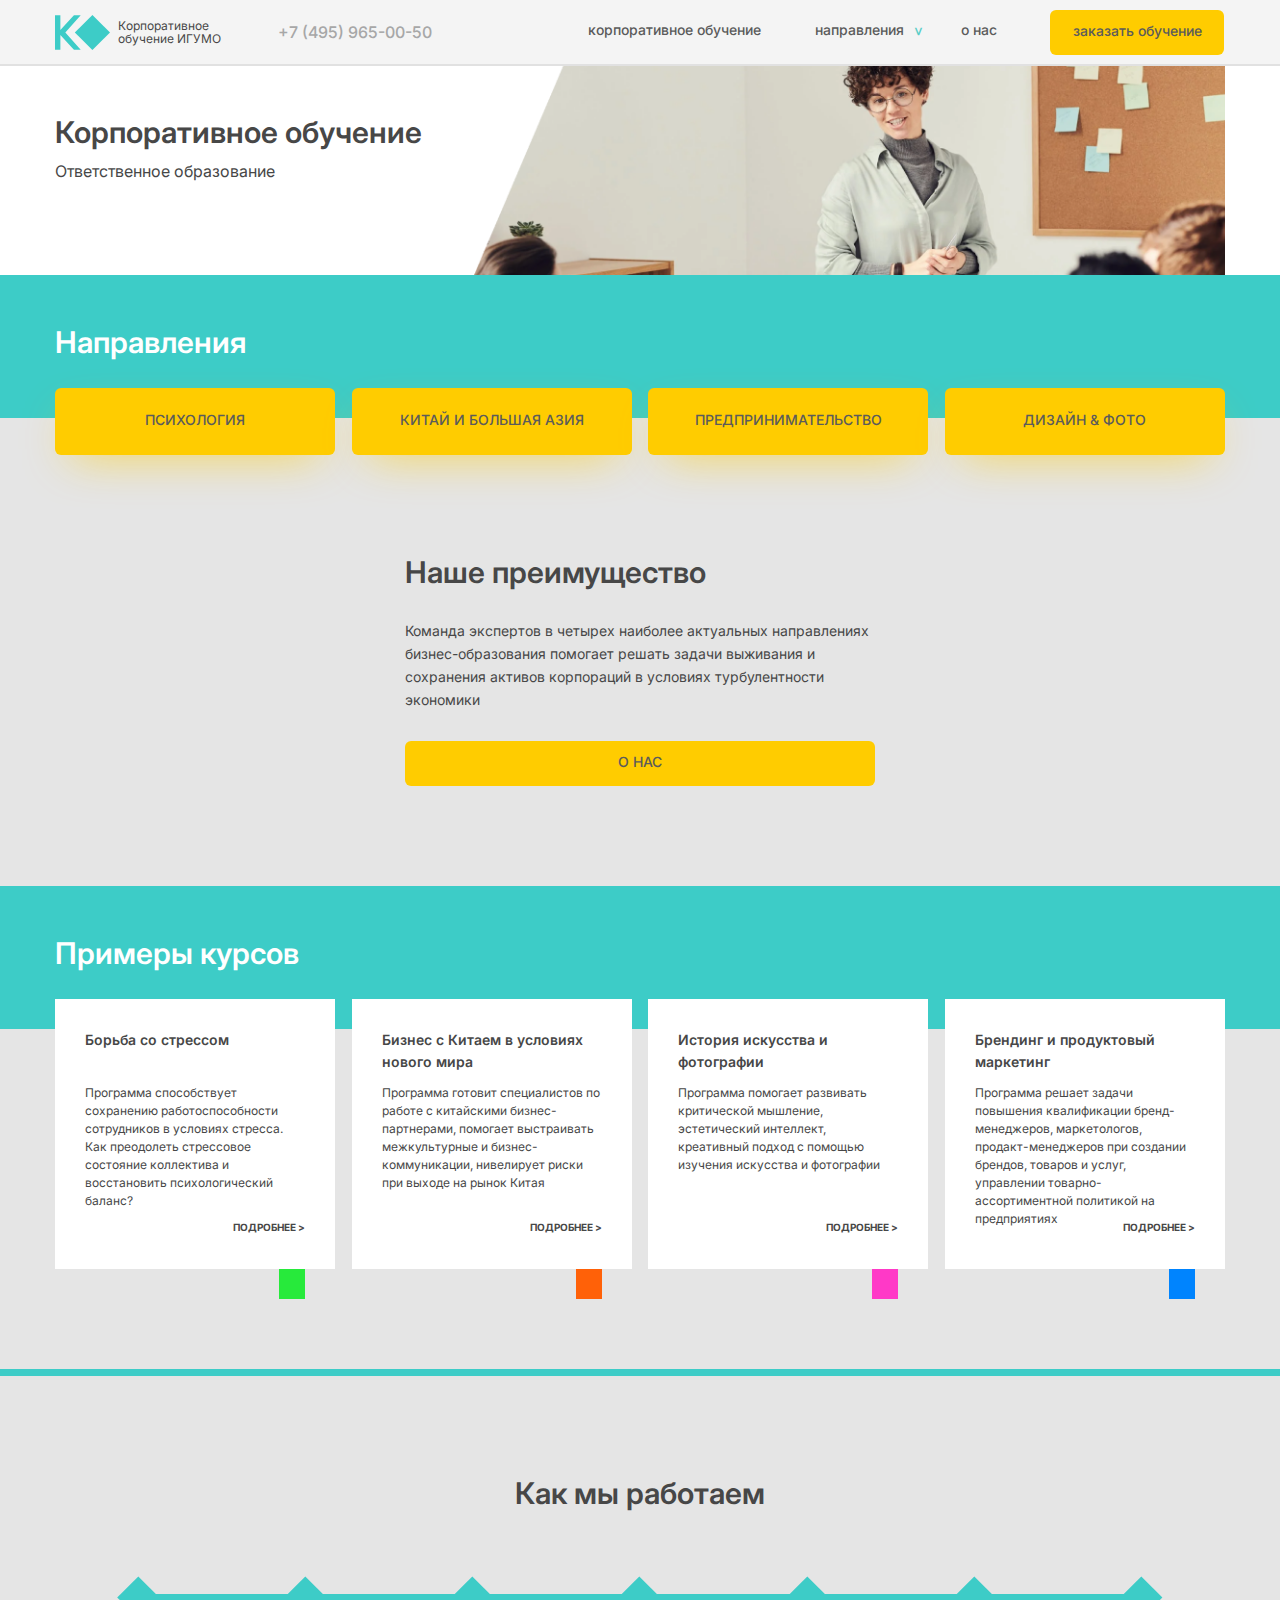
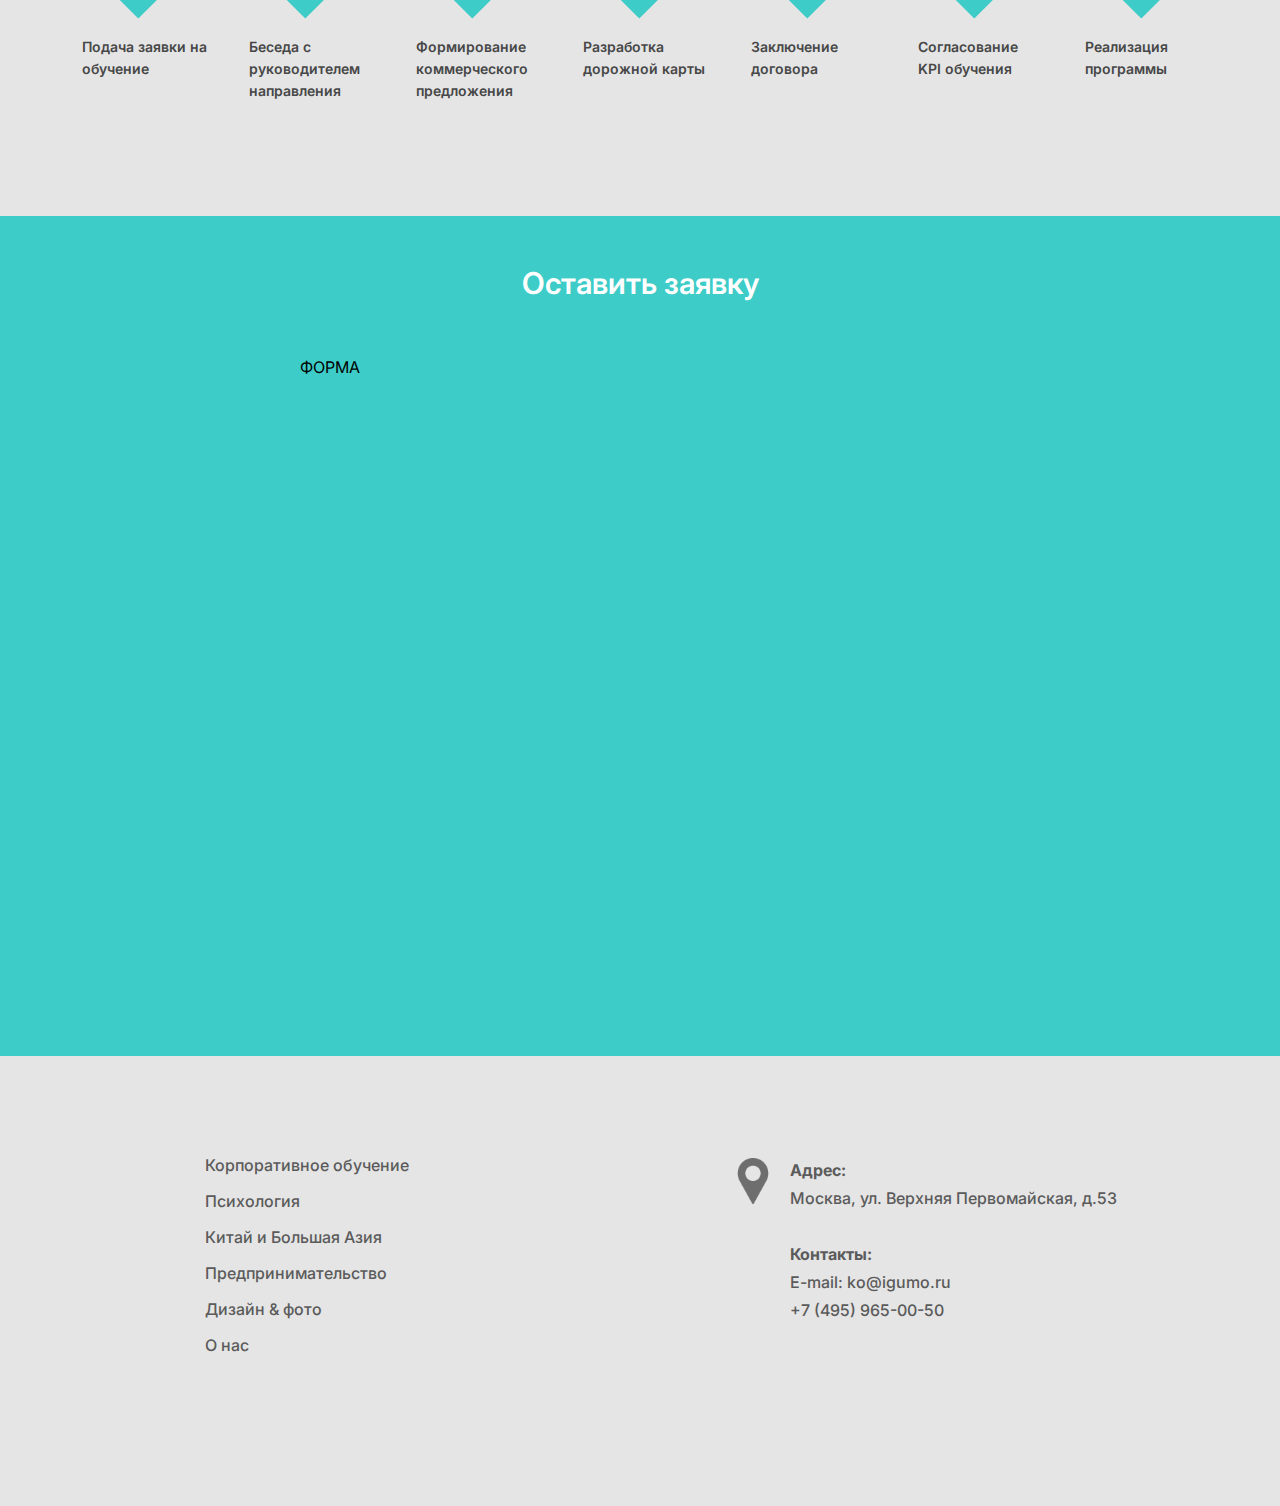
<file: index.html>
<!DOCTYPE html>

<html lang="ru">

  <head>
    <meta charset="UTF-8">
    <link rel="stylesheet" href="styles/normalize.css">
    <link rel="stylesheet" href="styles/style.css">
    <link rel="shortcut icon" type="image/x-icon" href="images/favicon.ico">
    <title>Корпоративное обучение ИГУМО</title>

    
<meta name="viewport" content="width=device-width">
    </head>


<body>

<nav class="mobile-menu">

            <a href="/">
            <div class="logo">
                <img src="images/logo_k.svg" class="logo_k">
                <img src="images/logo_o.svg" class="logo_o">
                <span>Корпоративное<br>обучение ИГУМО</span>
            </div></a>
            
    <input type="checkbox" id="checkbox" class="mobile-menu__checkbox">
    <label for="checkbox" class="mobile-menu__btn"><div class="mobile-menu__icon"></div></label>
    <div class="mobile-menu__container">
    <ul class="mobile-menu__list">

        <li class="mobile-menu__item"><a href="/" class="mobile-menu__link">Корпоративное обучение</a></li>
        <li class="mobile-menu__item"><a href="/" class="mobile-menu__link">Психология</a></li>
        <li class="mobile-menu__item"><a href="/" class="mobile-menu__link">Китай и Большая Азия</a></li>
        <li class="mobile-menu__item"><a href="/" class="mobile-menu__link">Предпринимательство</a></li>
        <li class="mobile-menu__item"><a href="/" class="mobile-menu__link">Дизайн & Фото</a></li>
        <li class="mobile-menu__item"><a href="/" class="mobile-menu__link">О нас</a></li>
        <li class="mobile-menu__item"><a href="/" class="mobile-menu__link">Заказать обучение</a></li>
    </ul>
    </div>
</nav>

    <header>
 
        <section>
        
            <a href="/">
            <div class="logo">
                <img src="images/logo_k.svg" class="logo_k">
                <img src="images/logo_o.svg" class="logo_o">
                <span>Корпоративное<br>обучение ИГУМО</span>
            </div></a>
    
            <a href="/">
            <div class="tel">
                +7 (495) 965-00-50
            </div></a>
    
            <nav>
    
                <div class="menu1">
                    <a href="/">корпоративное обучение</a>
                </div>
        
                <ul class="menu2">
                    <li>направления 
                    <span class="befst">&#5167;</span>
                    <span class="aftst">&#5169;</span>
                    </li>          

                    <li><a href="/">Психология</a></li>
                    <li><a href="/">Китай и Большая Азия</a></li>
                    <li><a href="/">Предпринимательство</a></li>
                    <li><a href="/">Дизайн & Фото</a></li>
                </ul>
                </div>
        
                <div class="menu3">
                    <a href="/">о нас</a>
                </div>
        
                <a href="/" class="zakaz">
                    заказать обучение
                </a>
        
            </nav>
        
        </section>

    </header>
    
    <section class="promo">
        <section>
    <h1>Корпоративное обучение</h1>
    <h3></h3>
    <a href="/">
    <div>презентация</div>
    </a>
        </section>
    </section>
    
    <section class="zag">
    <h2>Направления</h2>
    </section>
    
    <section class="naprav">
    <a href="/"><div>Психология</div></a>
    <a href="/"><div>Китай и большая Азия</div></a>
    <a href="/"><div>Предпринимательство</div></a>
    <a href="/"><div>Дизайн & Фото</div></a>
    </section>
    
    <main>
        
        <section class="about">
            
            <h3>Наше преимущество</h3>
            
            <p>
Команда экспертов в четырех наиболее актуальных направлениях 
бизнес-образования помогает решать задачи выживания и сохранения активов корпораций в условиях турбулентности экономики
            </p>
            
            <a href="/"><div>О нас</div></a>
    
    
        </section>
    
    <section class="zag">
    <h2>Примеры курсов</h2>
    </section>
    

    
        <section class="curses">
        
            <div class="curs">
                <h4>
                Борьба со стрессом
                </h4>
                
                <p>Программа способствует сохранению работоспособности сотрудников 
в условиях стресса. Как преодолеть стрессовое состояние коллектива 
и восстановить психологический баланс?</p>

                <a href="/">Подробнее ></a>
<div class="kubik kubik1"></div>
            </div>
    
            <div class="curs">
                <h4>
Бизнес с Китаем в условиях нового мира
                </h4>
                
                <p>Программа готовит специалистов 
по работе с китайскими 
бизнес-партнерами, помогает выстраивать межкультурные 
и бизнес-коммуникации, нивелирует риски при выходе на рынок Китая</p>

                <a href="/">Подробнее ></a>
<div class="kubik kubik2"></div>
            </div>
            
            
                        <div class="curs">
                <h4>
История искусства и фотографии
                </h4>
                
                <p>Программа помогает развивать критической мышление, эстетический интеллект, креативный подход с помощью изучения искусства и фотографии</p>

                <a href="/">Подробнее ></a>
<div class="kubik kubik3"></div>
            </div>
            
            
                        <div class="curs">
                <h4>
Брендинг и продуктовый маркетинг
                </h4>
                
                <p>Программа решает задачи повышения квалификации бренд-менеджеров, маркетологов, продакт-менеджеров при создании брендов, товаров и услуг, управлении товарно-ассортиментной политикой на предприятиях</p>

                <a href="/">Подробнее ></a>
<div class="kubik kubik4"></div>
            </div>


    </section>
    
    <div class="polosa"></div>
    
    
    <section class="howwork">
    
        <h3>Как мы работаем</h3>
    
            <div class="rombosa"></div>
            <div class="rombs"><img src="images/romb.svg"></div>
            <div class="rombs"><img src="images/romb.svg"></div>
            <div class="rombs"><img src="images/romb.svg"></div>
            <div class="rombs"><img src="images/romb.svg"></div>
            <div class="rombs"><img src="images/romb.svg"></div>
            <div class="rombs"><img src="images/romb.svg"></div>
            <div class="rombs"><img src="images/romb.svg"></div>

            <p>Подача заявки на обучение</p>
            <p>Беседа с руководителем направления</p>
            <p>Формирование коммерческого предложения</p>
            <p>Разработка дорожной карты</p>
            <p>Заключение договора</p>
            <p>Согласование<br>KPI обучения</p>
            <p>Реализация программы</p>
    
    </section>
        
</main>
    
    <footer>
        
        <section class="formaplace">
    <h3>Оставить заявку</h3>
    
    <div class="formatut">ФОРМА</div>
        </section>
    
    
        <section class="podval">
        
        <nav>
        
        <ul>
<li><a href="/">Корпоративное обучение</a></li>
<li><a href="/">Психология</a></li>
<li><a href="/">Китай и Большая Азия</a></li>
<li><a href="/">Предпринимательство</a></li>
<li><a href="/">Дизайн & фото</a></li>
<li><a href="/">О нас</a></li>
        </ul>
        
        </nav>
        
        <div class="contacts">
        <img src="images/point.svg" class="pointimg">
        <strong>Адрес:</strong><br>
        Москва, ул. Верхняя Первомайская, д.53
        <br><br>
        <strong>Контакты:</strong><br>
E-mail: <a href="mailto:">ko@igumo.ru</a><br>
<a href="">+7 (495) 965-00-50</a>
        
        </div>
        
        </section>
        
    </footer>
        
    
</body>
</file>
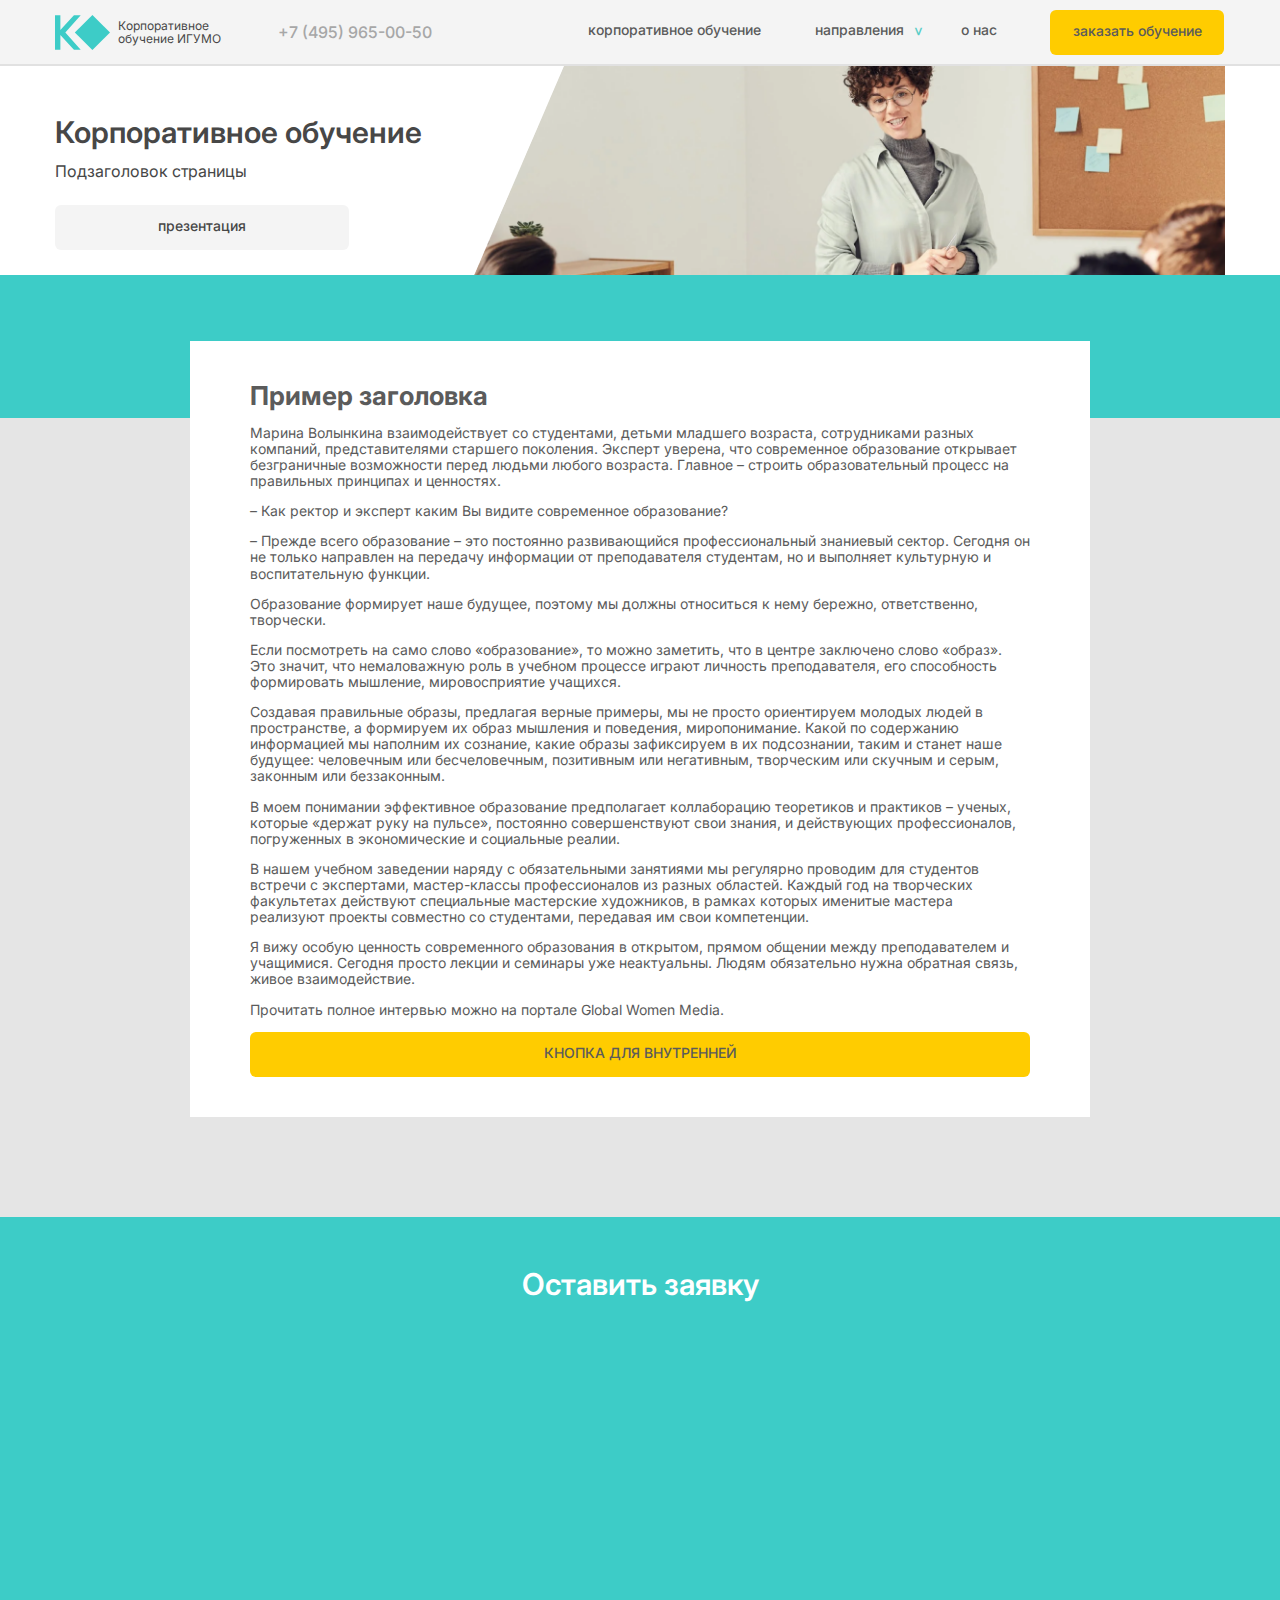
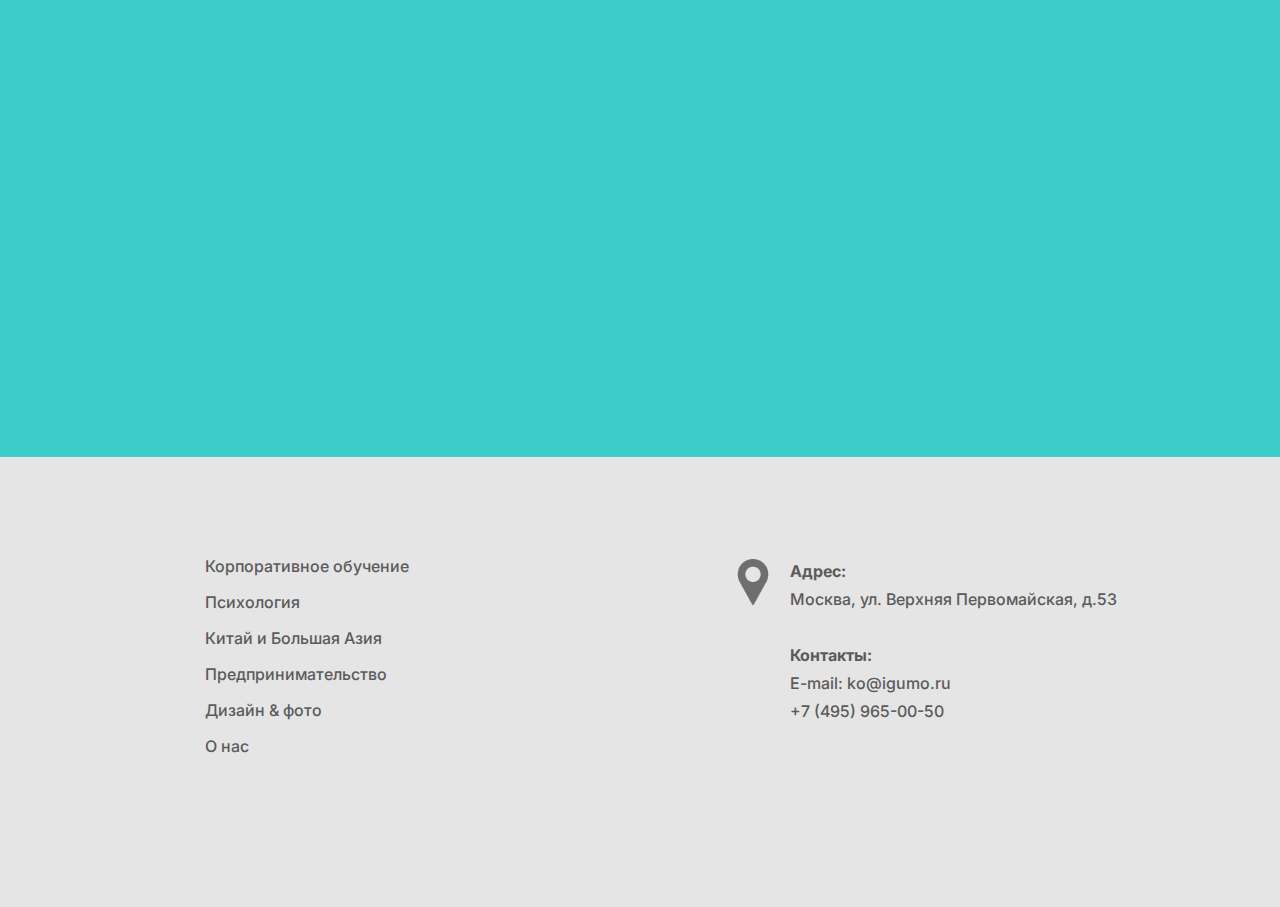
<file: vnutr.html>
<!DOCTYPE html>

<html lang="ru">

  <head>
    <meta charset="UTF-8">
    <link rel="stylesheet" href="styles/normalize.css">
    <link rel="stylesheet" href="styles/style.css">
    <link rel="shortcut icon" type="image/x-icon" href="images/favicon.ico">
    <title>Корпоративное обучение ИГУМО</title>

    
<meta name="viewport" content="width=device-width">
    </head>


<body>

<nav class="mobile-menu">

            <a href="/">
            <div class="logo">
                <img src="images/logo_k.svg" class="logo_k">
                <img src="images/logo_o.svg" class="logo_o">
                <span>Корпоративное<br>обучение ИГУМО</span>
            </div></a>
            
    <input type="checkbox" id="checkbox" class="mobile-menu__checkbox">
    <label for="checkbox" class="mobile-menu__btn"><div class="mobile-menu__icon"></div></label>
    <div class="mobile-menu__container">
    <ul class="mobile-menu__list">

        <li class="mobile-menu__item"><a href="/" class="mobile-menu__link">Корпоративное обучение</a></li>
        <li class="mobile-menu__item"><a href="/" class="mobile-menu__link">Психология</a></li>
        <li class="mobile-menu__item"><a href="/" class="mobile-menu__link">Китай и Большая Азия</a></li>
        <li class="mobile-menu__item"><a href="/" class="mobile-menu__link">Предпринимательство</a></li>
        <li class="mobile-menu__item"><a href="/" class="mobile-menu__link">Дизайн & Фото</a></li>
        <li class="mobile-menu__item"><a href="/" class="mobile-menu__link">О нас</a></li>
        <li class="mobile-menu__item"><a href="/" class="mobile-menu__link">Заказать обучение</a></li>
    </ul>
    </div>
</nav>

    <header>
 
        <section>
        
            <a href="/">
            <div class="logo">
                <img src="images/logo_k.svg" class="logo_k">
                <img src="images/logo_o.svg" class="logo_o">
                <span>Корпоративное<br>обучение ИГУМО</span>
            </div></a>
    
            <a href="/">
            <div class="tel">
                +7 (495) 965-00-50
            </div></a>
    
            <nav>
    
                <div class="menu1">
                    <a href="/">корпоративное обучение</a>
                </div>
        
                <ul class="menu2">
                    <li>направления 
                    <span class="befst">&#5167;</span>
                    <span class="aftst">&#5169;</span>
                    </li>          

                    <li><a href="/">Психология</a></li>
                    <li><a href="/">Китай и Большая Азия</a></li>
                    <li><a href="/">Предпринимательство</a></li>
                    <li><a href="/">Дизайн & Фото</a></li>
                </ul>
                </div>
        
                <div class="menu3">
                    <a href="/">о нас</a>
                </div>
        
                <a href="/" class="zakaz">
                    заказать обучение
                </a>
        
            </nav>
        
        </section>

    </header>
    
    <section class="promo">
        <section>
        <div class="belt"></div>
    <h1>Корпоративное обучение</h1>
    <h3></h3>
    <a href="/">
    <div class="prez">презентация</div>
    </a>
        </section>
    </section>
    
    <section class="zag">
    </section>
    
    
    <main>
<style>
.promo section h3::after{
    content: "Подзаголовок страницы";
}

.promo section {
  background-image: url(images/shapka1.png);
  }
</style>

        <section class="vnutr">
            
            <h3>Пример заголовка</h3>
            
<p>            
Марина Волынкина взаимодействует со студентами, детьми младшего возраста, сотрудниками разных компаний, представителями старшего поколения. Эксперт уверена, что современное образование открывает безграничные возможности перед людьми любого возраста. 
Главное – строить образовательный процесс на правильных принципах и ценностях.</p>
<p>  
– Как ректор и эксперт каким Вы видите современное образование?</p>
<p>  
– Прежде всего образование – это постоянно развивающийся профессиональный знаниевый сектор. Сегодня он не только направлен на передачу информации от преподавателя студентам, 
но и выполняет культурную и воспитательную функции.</p>
<p>  
Образование формирует наше будущее, поэтому мы должны относиться к нему бережно, ответственно, творчески.</p>
<p>  
Если посмотреть на само слово «образование», то можно заметить, что в центре заключено слово «образ». Это значит, что немаловажную роль в учебном процессе играют личность преподавателя, его способность формировать мышление, мировосприятие учащихся.</p>
<p>  
Создавая правильные образы, предлагая верные примеры, мы не просто ориентируем молодых людей в пространстве, а формируем их образ мышления и поведения, миропонимание. Какой по содержанию информацией мы наполним их сознание, какие образы зафиксируем в их подсознании, таким и станет наше будущее: человечным или бесчеловечным, позитивным или негативным, творческим или скучным и серым, законным или беззаконным.</p>
<p>  
В моем понимании эффективное образование предполагает коллаборацию теоретиков и практиков – ученых, которые «держат руку на пульсе», постоянно совершенствуют свои знания, 
и действующих профессионалов, погруженных в экономические и социальные реалии.</p>
<p>  
В нашем учебном заведении наряду с обязательными занятиями мы регулярно проводим 
для студентов встречи с экспертами, мастер-классы профессионалов из разных областей. 
Каждый год на творческих факультетах действуют специальные мастерские художников, 
в рамках которых именитые мастера реализуют проекты совместно со студентами, передавая им свои компетенции.</p>
<p>  
Я вижу особую ценность современного образования в открытом, прямом общении между преподавателем и учащимися. Сегодня просто лекции и семинары уже неактуальны. Людям обязательно нужна обратная связь, живое взаимодействие.</p>
<p>  
Прочитать полное интервью можно на портале Global Women Media.</p> 


            </p>
            
            <a href="/"><div class="vbutt">Кнопка для внутренней</div></a>
    
    
        </section>
    
  </main>
    
    <footer>
        
        <section class="formaplace">
    <h3>Оставить заявку</h3>
    
    <div class="formatut">
    <script data-b24-form="inline/118/aeo0n1" data-skip-moving="true">
(function(w,d,u){
var s=d.createElement('script');s.async=true;s.src=u+'?'+(Date.now()/180000|0);
var h=d.getElementsByTagName('script')[0];h.parentNode.insertBefore(s,h);
})(window,document,'https://cdn-ru.bitrix24.ru/b10362965/crm/form/loader_118.js');
</script>
    </div>
        </section>
    
    
        <section class="podval">
        
        <nav>
        
        <ul>
<li><a href="/">Корпоративное обучение</a></li>
<li><a href="/">Психология</a></li>
<li><a href="/">Китай и Большая Азия</a></li>
<li><a href="/">Предпринимательство</a></li>
<li><a href="/">Дизайн & фото</a></li>
<li><a href="/">О нас</a></li>
        </ul>
        
        </nav>
        
        <div class="contacts">
        <img src="images/point.svg" class="pointimg">
        <strong>Адрес:</strong><br>
        Москва, ул. Верхняя Первомайская, д.53
        <br><br>
        <strong>Контакты:</strong><br>
E-mail: <a href="mailto:">ko@igumo.ru</a><br>
<a href="">+7 (495) 965-00-50</a>
        
        </div>
        
        </section>
        
    </footer>
        
    
</body>
</file>
<file: styles/style.css>
@import url('https://fonts.googleapis.com/css2?family=Inter:wght@200;300;400;500;600;700;800;900&display=swap');

body {
font-family: 'Inter', sans-serif;
background: #E5E5E5;
    -moz-osx-font-smoothing: grayscale;
    -webkit-font-smoothing: antialiased;
    -webkit-text-size-adjust: 100%;
    -ms-text-size-adjust: 100%;
    -moz-text-size-adjust: 100%;
    text-rendering: optimizeLegibility;
}

.mobile-menu {
display: none;
}

a {
    text-decoration: none;
    color: inherit;
}


header {
    height: 64px;
    background: #F4F4F4;
    width: 100%;
    border-bottom: #E1E1E1 solid 2px;
    position: fixed;
    z-index: 1000;
}

header section {
width: 1170px;
    height: 66px;
    margin: 0 auto;
        position: relative;
          /*  background-color: #e3f1e4;*/

}

header .logo {
    position: absolute;
    left: 0px;
    top: 15px;

}

.logo span {
    font-size: 12px;
    /*font-style: italic;*/
    font-weight: 400;
    line-height: 13px;
    letter-spacing: 0px;
    text-align: left;
    position: absolute;
    width: 200px;
    left: 63px;
    top: 4px;
    color: #474747;
}

.logo_k {
height: 35px;
}


.logo_o {
    height: 35px;
    left: 19px;
    position: absolute;
}


header .tel {
position: absolute;
left: 223px;
top: 23px;
font-style: normal;
font-weight: 500;
font-size: 16px;
line-height: 19px;
color: #A7A7A7;
}


header nav {
font-style: normal;
font-weight: 500;
font-size: 14px;
line-height: 17px;
color: #5B5B5B;
}


header nav a {
    text-decoration: none;
    color: inherit;
}


header nav a:hover {
border-bottom: #3DCCC7 solid 2px;
}


.menu1 {
    position: absolute;
    left: 533px;
    top: 21px;
}

.menu2 {
    position: absolute;
    left: 750px;
    top: 21px;
    list-style: none;
    background-color: #f4f4f4;
    padding: 0px 10px;
    margin: 0;

        height: 22px;
    overflow: hidden;
        width: 120px;
}

.menu2:hover {
    height: 160px;
transition: all 0.2s ease;
    border-bottom: #E1E1E1 solid 2px;
        font-weight: 200;
        width: 180px;
}

.menu2 li:first-child {
margin-top: 0px;
margin-bottom: 31px;
    font-weight: 500;
}


.menu2 li span {
    font-size: 10px;
    position: absolute;
    top: 2px;
    left: 110px;
    color: #59cdc7;
    font-weight: bold;
    }

.menu2 li .befst {
display: block;
}

.menu2:hover li .befst {
display: none;
}

.menu2 li .aftst {
display: none;
}

.menu2:hover li .aftst {
display: block;
}

.menu2 li {
margin-top: 10px;
}

.menu2 li:last-child {
margin-bottom: 10px;
}

.menu2:hover {
cursor: pointer;
}

.menu3 {
    position: absolute;
    left: 906px;
    top: 21px;
}


.zakaz {
    position: absolute;
    left: 995px;
    top: 10px;
    background: #FFCC00;
    border-radius: 6px;
    width: 174px;
    height: 33px;
    font-style: normal;
    font-weight: 500;
    font-size: 14px;
    line-height: 17px;
    color: #5B5B5B;
    text-align: center;
    padding-top: 12px;
}

.zakaz:hover {
background: #3DCCC7;
color: #ffffff;
border-bottom: none;
}



/* ПРОМО */

.promo {
    padding-top: 45px;
    width: 100%;
    height: 230px;
        background-color: #ffffff;
    }


.promo section {
width: 1170px;
    height: 230px;
    margin: 0 auto;
        position: relative;
  background-image: url(../images/shapka1.png);
  background-size: contain;
    background-repeat: no-repeat;
    background-position-x: 419px;
    }
    
    
.promo section h1 {
        position: absolute;
    margin: 0;
    top: 70px;
    font-size: 30px;
    font-weight: 600;
    line-height: 34px;
    letter-spacing: 0em;
    text-align: left;
    color: #474747;
    }
    
.promo section h3 {
    margin: 0;
    color: #474747;
font-size: 16px;
font-weight: 400;
line-height: 24px;
letter-spacing: 0em;
text-align: left;
top: 114px;
position: absolute;
}

.promo section h3::after{
    content: "Ответственное образование";
}


.promo section .prez {
position: absolute;
    left: 0px;
    top: 160px;
    background: #F4F4F4;
    border-radius: 6px;
    width: 294px;
    height: 33px;
    font-style: normal;
    font-weight: 500;
    font-size: 14px;
    line-height: 17px;
    color: #474747;
    text-align: center;
    padding-top: 12px;
}


.promo section .prez:hover {
background: #3DCCC7;
color: #ffffff;
}

.belt {
    width: 0;
    height: 0;
    border-left: 0px solid transparent;
    border-right: 90px solid transparent;
    border-top: 209px solid white;
    position: absolute;
    top: 21px;
    left: 419px;
}

/* Заголовки с полосой */

.zag {
background: #3DCCC7;
height: 143px;
width: 100%;
}

.zag h2 {
margin: 0;
width: 1170px;
    margin: 0 auto;
font-size: 30px;
font-weight: 600;
line-height: 34px;
letter-spacing: 0em;
text-align: left;
color: #ffffff;
    padding-top: 50px;
}



/*  НАПРАВЛЕНИЯ */

.naprav {
    width: 1170px;
    margin: 0 auto;
    display: flex;
    align-content: space-between;
    justify-content: space-between;
        position: relative;
}

.naprav div {
    background: #FFCC00;
    border-radius: 6px;
    width: 280px;
    height: 44px;
    font-style: normal;
    font-weight: 500;
    font-size: 14px;
    line-height: 17px;
    color: #5B5B5B;
    text-align: center;
    padding-top: 23px;
    text-transform: uppercase;
    box-shadow: 0px 17px 45px -17px #FFCC00B2;
    margin-top: -30px;
     transition: all 0.5s ease;
}

.naprav div:hover {
margin-top: -35px;
	 transition: all 0.5s ease;
}


/* О НАС */


main .about {

    width: 470px;
    margin: 100px auto;

}

main .about h3 {
    margin: 0;
    font-size: 30px;
    font-weight: 600;
    line-height: 34px;
    letter-spacing: 0em;
    text-align: left;
    color: #474747;
        margin-bottom: 30px;
}

main .about p {

font-size: 14px;
font-weight: 400;
line-height: 23px;
letter-spacing: 0em;
text-align: left;
color: #474747;
    margin-bottom: 30px;
}



main .about div {

    background: #FFCC00;
    border-radius: 6px;
    width: 470px;
    height: 33px;
    font-style: normal;
    font-weight: 500;
    font-size: 14px;
    line-height: 17px;
    color: #5B5B5B;
    text-align: center;
    padding-top: 12px;
        text-transform: uppercase;
}

main .about div:hover {

background: #3DCCC7;
color: #ffffff;
}


/* КУРСЫ */


.curses {
    width: 1170px;
    margin: 0 auto;
    display: flex;
    align-content: space-between;
    justify-content: space-between;
        position: relative;
}

.curses .curs {
    width: 220px;
    height: 210px;
    position: relative;
        background: #ffffff;
    padding: 30px;
        margin-top: -30px;
}


.curses .curs h4 {
margin: 0;
font-size: 14px;
font-weight: 600;
line-height: 22px;
letter-spacing: 0em;
text-align: left;
color:#474747;

}

.curses .curs p {
font-size: 12px;
font-weight: 400;
line-height: 18px;
letter-spacing: 0em;
text-align: left;
color: #474747;
    position: absolute;
    top: 73px;
    padding-right: 30px;
}

.curses .curs a {
position: absolute;
font-size: 10px;
font-weight: 700;
line-height: 23px;
text-transform: uppercase;
color: #474747;
right: 30px;
    bottom: 30px;
}

.curses .curs a:hover {
color: #3DCCC7;
}


.curses .kubik {
position: absolute;
width: 26px;
height: 30px;
    bottom: -30px;
    right: 30px;
}

.kubik1 {
background: #27EA3B;
}

.kubik2 {
background: #FF6108;
}

.kubik3 {
background: #FF39C7;
}

.kubik4 {
background: #0084FE;
}


/* ПОЛОСА ПУСТАЯ */

.polosa {
background: #3DCCC7;
height: 7px;
width: 100%;
margin-top: 100px;
margin-bottom: 100px;
}




/* КАК МЫ РАБОТАЕТ */


.howwork {

    width: 1170px;
    margin: 0 auto;
    display: flex;
    align-content: space-between;
    justify-content: space-between;
    position: relative;
        flex-wrap: wrap;
            margin-bottom: 100px;

}

.howwork h3 {
    position: absolute;
    text-align: center;
    width: 1170px;
    font-size: 30px;
    font-weight: 600;
    line-height: 34px;
    letter-spacing: 0em;
    color: #474747;
margin: 0;
    }

.howwork .rombs {
    margin-top: 100px;
        text-align: center;
        width: 167px;
}

.howwork .rombs img {
    width: 43px;
    height: 43px;
    }
    
.howwork  p{  
    font-size: 14px;
font-weight: 600;
line-height: 22px;
text-align: left;
    width: 140px;
    padding-left: 27px;
    color: #474747;

}

.rombosa {
    background: #3DCCC7;
    height: 6px;
    width: 1000px;
    position: absolute;
    top: 118px;
    left: 79px;
}


/* ПОДВАЛ */

.formaplace {

    background: #3DCCC7;
    height: 840px;
    width: 100%;
    display: flex;
    justify-content: center;
    flex-wrap: wrap;

}


.formaplace h3 {
    text-align: center;
    width: 100%;
    font-size: 30px;
    font-weight: 600;
    line-height: 34px;
    letter-spacing: 0em;
    color: #ffffff;
    margin: 0;
    margin-top: 50px;
    margin-bottom: 30px;
    
    }
    
.formatut {   
        width: 680px;
    height: 670px;
    }
    
    
.podval {
    width: 1170px;
    margin: 0 auto;
    display: flex;
    align-content: space-between;
    justify-content: space-between;
    height: 450px;

}


.podval nav {
    width: 50%;
        padding-left: 150px;
    box-sizing: border-box;
    padding-top: 100px;
}


.podval .contacts {
width: 50%;
    padding-left: 150px;
    box-sizing: border-box;
    padding-top: 100px;
}


.podval nav ul {
list-style: none;
font-size: 16px;
font-weight: 500;
line-height: 19px;
text-align: left;
color: #5B5B5B;
    padding: 0;
    margin: 0;

}


.podval nav ul li:first-child  {
    margin-top: 0px;
}


.podval nav ul li {
    margin-top: 15px;
    border-bottom: #E5E5E5 solid 2px;
        width: fit-content;
    }
    

    
.podval nav li:hover {
border-bottom: #3DCCC7 solid 2px;
}


.contacts {
font-size: 16px;
font-weight: 500;
line-height: 28px;
color: #5B5B5B;
}

.contacts a:hover {
color: #3DCCC7;
}

.pointimg {
    position: absolute;
    margin-left: -60px;
    width: 46px;
    margin-top: 2px;
}







/* ВНУТРИ */



.vnutr {
    width: 900px;
    margin: -77px auto;
    background: white;
    min-height: 500px;
    box-sizing: border-box;
    padding: 40px 60px;
    font-size: 14px;
    margin-bottom: 100px;
    color: #5B5B5B;
}

.vnutr h3 {
    font-size: 26px;
    margin: 0;
}


.vbutt {

    background: #FFCC00;
    border-radius: 6px;
    width: 100%;
    height: 33px;
    font-style: normal;
    font-weight: 500;
    font-size: 14px;
    line-height: 17px;
    color: #5B5B5B;
    text-align: center;
    padding-top: 12px;
    text-transform: uppercase;

}


.vbutt:hover {
background: #3DCCC7;
color: #ffffff;
}



/*  МОБИЛЬНАЯ ВЕРСИЯ */

@media all and (max-width: 980px) {

header {
display: none;
}



.promo {
    padding-top: 91px;
    width: 660px;
    height: 740px;
    background-color: #ffffff;
}

.promo section {
    width: 660px;
    height: 740px;
    margin: 0 auto;
    position: relative;
    background-image: url(../images/shapka1.png);
    background-size: 1150px;
    background-repeat: no-repeat;
    background-position-x: -400px;
}

.promo section h1 {
    position: absolute;
    margin: 0;
    top: 366px;
    left: 30px;
    width: 600px;
    font-size: 48px;
    font-weight: 600;
    line-height: normal;
    letter-spacing: 0em;
    text-align: left;
    color: #474747;
}


.promo section h3 {
    margin: 0;
    color: #474747;
    font-size: 28px;
    font-weight: 400;
    line-height: normal;
    /* letter-spacing: 0em; */
    text-align: left;
    top: 504px;
    left: 30px;
    width: 600px;
    position: absolute;
}

.promo section .prez {
    position: absolute;
    left: 30px;
    top: 581px;
    background: #F4F4F4;
    border-radius: 6px;
    width: 600px;
    height: 63px;
    font-style: normal;
    font-weight: 500;
    font-size: 28px;
    /* line-height: 17px; */
    color: #474747;
    text-align: center;
    padding-top: 28px;
}








.zag {
    background: #3DCCC7;
    height: 193px;
    width: 660px;
}


.zag h2 {
    width: 599px;
    margin: 0;
    font-size: 44px;
    font-weight: 600;
    line-height: normal;
    letter-spacing: 0em;
    text-align: left;
    color: #ffffff;
    padding-top: 50px;
    padding-left: 30px;
    padding-right: 30px;
}






.naprav {
    width: 660px;
    margin: 0 auto;
    display: flex;
    position: relative;
    flex-direction: column;
    align-items: center;
    align-content: space-between;
    justify-content: space-around;
    margin-top: -70px;
}


.naprav div {
    background: #FFCC00;
    border-radius: 6px;
    width: 600px;
    height: 75px;
    font-style: normal;
    font-weight: 500;
    font-size: 28px;
    line-height: normal;
    color: #5B5B5B;
    text-align: center;
    padding-top: 42px;
    text-transform: uppercase;
    box-shadow: 0px 4px 4px rgba(255, 206, 33, 0.7);
    margin-top: 15px;
    transition: all 0.5s ease;
}









main .about {
    width: 660px;
    margin: 100px auto;
}


main .about h3 {
    margin: 0;
    font-size: 44px;
    font-weight: 600;
    line-height: normal;
    letter-spacing: 0em;
    text-align: left;
    color: #474747;
    margin-bottom: 30px;
    margin-left: 30px;
    width: 600px;
}



main .about p {
    font-size: 24px;
    font-weight: 400;
    line-height: normal;
    letter-spacing: 0em;
    text-align: left;
    color: #474747;
    margin-bottom: 60px;
    margin-left: 30px;
    width: 600px;
}


main .about div {
    background: #FFCC00;
    border-radius: 6px;
    width: 600px;
    height: 56px;
    font-style: normal;
    font-weight: 500;
    font-size: 28px;
    line-height: normal;
    color: #5B5B5B;
    text-align: center;
    padding-top: 22px;
    text-transform: uppercase;
    margin-left: 30px;
}











.curses {
    width: 600px;
    height: 460px;
    overflow-x: auto;
    margin: 0 30px;
    display: flex;
    align-content: space-between;
    justify-content: space-between;
    position: relative;
    margin-top: -51px;
}

.curses::-webkit-scrollbar {
  display: none;
}

.curses .curs {
    width: 600px;
    min-width: 600px;
    height: 380px;
    position: relative;
    background: #ffffff;
    padding: 30px;
    box-sizing: border-box;
    margin-top: 0px;
    margin-right: 30px;
}


.curses .curs h4 {
    margin: 0;
    font-size: 40px;
    font-weight: 600;
    line-height: normal;
    letter-spacing: 0em;
    text-align: left;
    color: #474747;
}

.curses .curs p {
    font-size: 22px;
    font-weight: 400;
    line-height: normal;
    letter-spacing: 0em;
    text-align: left;
    color: #474747;
    position: absolute;
    top: 123px;
    padding-right: 30px;
}

.curses .curs a {
    position: absolute;
    font-size: 20px;
    font-weight: 700;
    line-height: 23px;
    text-transform: uppercase;
    color: #474747;
    right: 30px;
    bottom: 30px;
}

.curses .kubik {
    position: absolute;
    width: 66px;
    height: 63px;
    bottom: -66px;
    right: 30px;
}



.curses .curs:last-child {
margin-right: 0px;
}








.polosa {
    background: #3DCCC7;
    height: 7px;
    width: 660px;
    margin-top: 100px;
    margin-bottom: 100px;
}










.howwork {
    width: 660px;
    margin: 0 auto;
    display: flex;
    align-content: space-between;
    justify-content: space-between;
    position: relative;
    flex-wrap: wrap;
    margin-bottom: 100px;
    margin-top: 180px;
}


.howwork h3 {
    position: absolute;
    text-align: center;
    width: 660px;
    font-size: 44px;
    font-weight: 600;
    line-height: 34px;
    letter-spacing: 0em;
    color: #474747;
    margin: 0;
    margin-top: -79px;
}


.rombosa {
    background: #3DCCC7;
    height: 6px;
    width: 694px;
    position: absolute;
    top: 398px;
    left: -285px;
    transform: rotate(90deg);

}


.howwork  p {
    font-size: 24px;
    font-weight: 600;
    line-height: normal;
    text-align: left;
    width: 490px;
    padding-left: 117px;
    box-sizing: border-box;
    color: #474747;
    margin-top: 30px;
    background-image: url(../images/romb.svg);
    height: 60px;
    background-repeat: no-repeat;
    margin-left: 30px;
    padding-top: 14px;
}






.howwork .rombs {
display: none;
}






.formaplace {
    background: #3DCCC7;
    height: 850px;
    width: 660px;
    display: flex;
    justify-content: center;
    flex-wrap: wrap;
}


.formaplace h3 {
    text-align: center;
    width: 100%;
    font-size: 44px;
    font-weight: 600;
    line-height: 34px;
    letter-spacing: 0em;
    color: #ffffff;
    margin: 0;
    margin-top: 50px;
    margin-bottom: 0px;
}

.formatut {
    width: 600px;
    height: 670px;
}

.podval {
    width: 660px;
    margin: 0 auto;
    display: flex;
    align-content: space-between;
    justify-content: space-between;
    height: 450px;
}


.podval nav {
    display: none;
}



.podval .contacts {
    width: 600px;
    padding-left: 30px;
    box-sizing: border-box;
    padding-top: 100px;
    margin-left: 60px;
}


.contacts {
    font-size: 26px;
    font-weight: 500;
    line-height: 50px;
    color: #5B5B5B;
}


.pointimg {
    position: absolute;
    margin-left: -77px;
    width: 66px;
    margin-top: 11px;
}










/*  МОБИЛЬНАОЕ МЕНЮ */

.mobile-menu {
  position: fixed;
  display: flex;
  align-items: center;
  justify-content: flex-end;
  padding: 0 16px;
  top: 0;
  background-color: #F4F4F4;
  left: 0;
  right: 0;
  height: 90px;
  z-index: 9999999;
      width: 660px;
    box-sizing: border-box;
}
.mobile-menu__btn {
  position: relative;
  display: flex;
  align-items: center;
  justify-content: center;
  width: 35px;
  height: 30px;
  cursor: pointer;
  transition: .4s;
}
.mobile-menu__icon {
  display: block;
  position: relative;
  background: #59cdc7;
  width: 90%;
  height: 4px;
  transition: .4s;
}
.mobile-menu__icon::after, .mobile-menu__icon::before {
  content: "";
  display: block;
  position: absolute;
  background: #59cdc7;
  width: 100%;
  height: 4px;
  transition: .4s;
}
.mobile-menu__icon::after {
  top: 8px;
}
.mobile-menu__icon::before {
  top: -8px;
}
.mobile-menu__container {
  position: fixed;
  text-align: center;
  display: flex;
  align-items: center;
  justify-content: center;
  top: 89px;
  left: 0;
  right: 0;
  z-index: 999;
  height: 0;
  opacity: 1;
  transition: .5s;
  overflow: hidden;
  background-color: #F4F4F4;
}
.mobile-menu__list {
  transition: .5s;
  list-style: none;
  padding-left: 0;
  margin-top: -50px;
}
.mobile-menu__item {
  font-size: 26px;
  padding-bottom: 15px;
}
.mobile-menu__link {
  text-decoration: none;
  color: #59cdc7;
}
.mobile-menu__checkbox {
  display: none;
}
.mobile-menu__checkbox:checked ~ .mobile-menu__nav {
  opacity: 1;
}
.mobile-menu__checkbox:checked ~ .mobile-menu__container {
  height: 100%;
}
.mobile-menu__checkbox:checked ~ .mobile-menu__btn .mobile-menu__icon {
  background: transparent;
}
.mobile-menu__checkbox:checked ~ .mobile-menu__btn .mobile-menu__icon::before, .mobile-menu__checkbox:checked ~ .mobile-menu__btn .mobile-menu__icon::after {
  top: 0;
}
.mobile-menu__checkbox:checked ~ .mobile-menu__btn .mobile-menu__icon::after {
  transform: rotate(-45deg);
  -webkit-transform: rotate(-45deg);
}
.mobile-menu__checkbox:checked ~ .mobile-menu__btn .mobile-menu__icon::before {
  transform: rotate(45deg);
  -webkit-transform: rotate(45deg);
}










.logo {
position: absolute;
    left: 20px;
    top: 17px;
}

.belt {
display: none;
}

.logo_k {
    height: 55px;
}


.logo_o {
    height: 55px;
    left: 27px;
    position: absolute;
}

.logo span {
    font-size: 17px;
    font-weight: 400;
    line-height: 21px;
    letter-spacing: 0px;
    text-align: left;
    position: absolute;
    width: 200px;
    left: 95px;
    top: 5px;
    color: #474747;
}













.vnutr {
    width: 660px;
    margin: -127px auto;
    background: white;
    min-height: 500px;
    box-sizing: border-box;
    padding: 40px 30px;
    font-size: 24px;
    margin-bottom: 100px;
    color: #5B5B5B;
}

.vnutr h3 {
    font-size: 40px;
    margin: 0;
}

.vbutt {
    background: #FFCC00;
    border-radius: 6px;
    width: 100%;
    height: 56px;
    font-style: normal;
    font-weight: 500;
    font-size: 28px;
    line-height: normal;
    color: #5B5B5B;
    text-align: center;
    padding-top: 22px;
    text-transform: uppercase;
}


.b24-form-btn {
    font-size: 28px;
    text-transform: uppercase;
    height: 69px;
    padding-top: 12px;

}

}
</file>
